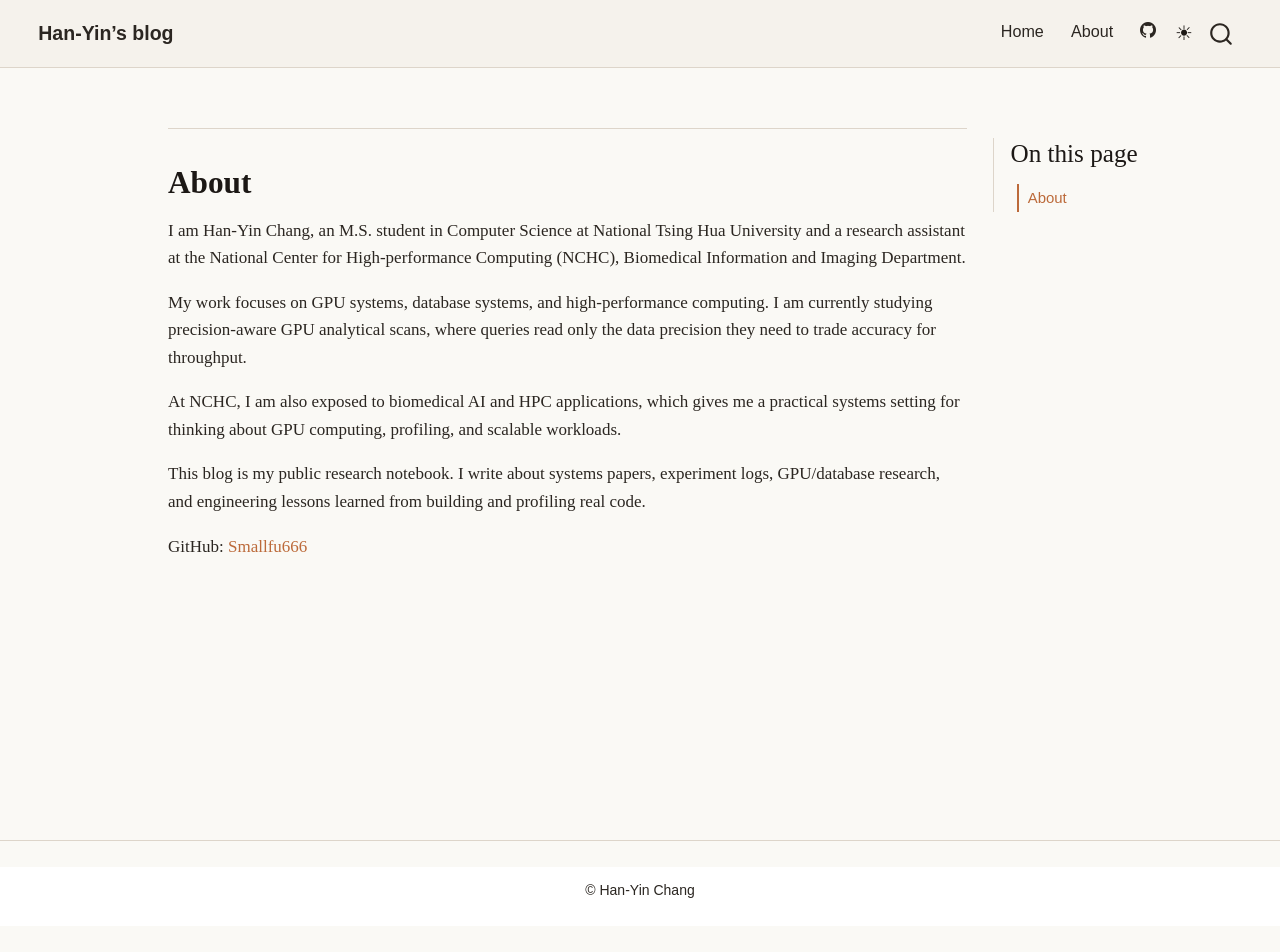
<file: docs/about.html>
<!DOCTYPE html>
<html xmlns="http://www.w3.org/1999/xhtml" lang="en" xml:lang="en"><head>

<meta charset="utf-8">
<meta name="generator" content="quarto-1.9.38">

<meta name="viewport" content="width=device-width, initial-scale=1.0, user-scalable=yes">


<title>about – Han-Yin's blog</title>
<style>
/* Default styles provided by pandoc.
** See https://pandoc.org/MANUAL.html#variables-for-html for config info.
*/
code{white-space: pre-wrap;}
span.smallcaps{font-variant: small-caps;}
div.columns{display: flex; gap: min(4vw, 1.5em);}
div.column{flex: auto; overflow-x: auto;}
div.hanging-indent{margin-left: 1.5em; text-indent: -1.5em;}
ul.task-list{list-style: none;}
ul.task-list li input[type="checkbox"] {
  width: 0.8em;
  margin: 0 0.8em 0.2em -1em; /* quarto-specific, see https://github.com/quarto-dev/quarto-cli/issues/4556 */ 
  vertical-align: middle;
}
</style>


<script src="site_libs/quarto-nav/quarto-nav.js"></script>
<script src="site_libs/quarto-nav/headroom.min.js"></script>
<script src="site_libs/clipboard/clipboard.min.js"></script>
<script src="site_libs/quarto-search/autocomplete.umd.js"></script>
<script src="site_libs/quarto-search/fuse.min.js"></script>
<script src="site_libs/quarto-search/quarto-search.js"></script>
<meta name="quarto:offset" content="./">
<link href="./favicon.svg" rel="icon" type="image/svg+xml">
<script src="site_libs/quarto-html/quarto.js" type="module"></script>
<script src="site_libs/quarto-html/tabsets/tabsets.js" type="module"></script>
<script src="site_libs/quarto-html/popper.min.js"></script>
<script src="site_libs/quarto-html/tippy.umd.min.js"></script>
<script src="site_libs/quarto-html/anchor.min.js"></script>
<link href="site_libs/quarto-html/tippy.css" rel="stylesheet">
<link href="site_libs/quarto-html/quarto-syntax-highlighting-15634bcf2e68342d4ad2dfa704d543f6.css" rel="stylesheet" class="quarto-color-scheme" id="quarto-text-highlighting-styles">
<link href="site_libs/quarto-html/quarto-syntax-highlighting-dark-0a6b7249c26820e032cb0bd839ff02b1.css" rel="stylesheet" class="quarto-color-scheme quarto-color-alternate" id="quarto-text-highlighting-styles">
<link href="site_libs/quarto-html/quarto-syntax-highlighting-15634bcf2e68342d4ad2dfa704d543f6.css" rel="stylesheet" class="quarto-color-scheme-extra" id="quarto-text-highlighting-styles">
<script src="site_libs/bootstrap/bootstrap.min.js"></script>
<link href="site_libs/bootstrap/bootstrap-icons.css" rel="stylesheet">
<link href="site_libs/bootstrap/bootstrap-e5e85de282f42152b396eb5f41a7bcfe.min.css" rel="stylesheet" append-hash="true" class="quarto-color-scheme" id="quarto-bootstrap" data-mode="light">
<link href="site_libs/bootstrap/bootstrap-dark-c6eb30f22088acc0ab57117bdb111a42.min.css" rel="stylesheet" append-hash="true" class="quarto-color-scheme quarto-color-alternate" id="quarto-bootstrap" data-mode="light">
<link href="site_libs/bootstrap/bootstrap-e5e85de282f42152b396eb5f41a7bcfe.min.css" rel="stylesheet" append-hash="true" class="quarto-color-scheme-extra" id="quarto-bootstrap" data-mode="light">
<script id="quarto-search-options" type="application/json">{
  "location": "navbar",
  "copy-button": false,
  "collapse-after": 3,
  "panel-placement": "end",
  "type": "overlay",
  "limit": 50,
  "keyboard-shortcut": [
    "f",
    "/",
    "s"
  ],
  "show-item-context": false,
  "language": {
    "search-no-results-text": "No results",
    "search-matching-documents-text": "matching documents",
    "search-copy-link-title": "Copy link to search",
    "search-hide-matches-text": "Hide additional matches",
    "search-more-match-text": "more match in this document",
    "search-more-matches-text": "more matches in this document",
    "search-clear-button-title": "Clear",
    "search-text-placeholder": "",
    "search-detached-cancel-button-title": "Cancel",
    "search-submit-button-title": "Submit",
    "search-label": "Search"
  }
}</script>


<meta property="og:title" content="Han-Yin’s blog">
<meta property="og:description" content="Database/Storage Systems">
<meta property="og:image" content="https://smallfu666.github.io/blog/favicon.svg">
<meta property="og:site_name" content="Han-Yin’s blog">
</head>

<body class="nav-fixed quarto-light"><script id="quarto-html-before-body" type="application/javascript">
    const toggleBodyColorMode = (bsSheetEl) => {
      const mode = bsSheetEl.getAttribute("data-mode");
      const bodyEl = window.document.querySelector("body");
      if (mode === "dark") {
        bodyEl.classList.add("quarto-dark");
        bodyEl.classList.remove("quarto-light");
      } else {
        bodyEl.classList.add("quarto-light");
        bodyEl.classList.remove("quarto-dark");
      }
    }
    const toggleBodyColorPrimary = () => {
      const bsSheetEl = window.document.querySelector("link#quarto-bootstrap:not([rel=disabled-stylesheet])");
      if (bsSheetEl) {
        toggleBodyColorMode(bsSheetEl);
      }
    }
    const setColorSchemeToggle = (alternate) => {
      const toggles = window.document.querySelectorAll('.quarto-color-scheme-toggle');
      for (let i=0; i < toggles.length; i++) {
        const toggle = toggles[i];
        if (toggle) {
          if (alternate) {
            toggle.classList.add("alternate");
          } else {
            toggle.classList.remove("alternate");
          }
        }
      }
    };
    const toggleColorMode = (alternate) => {
      // Switch the stylesheets
      const primaryStylesheets = window.document.querySelectorAll('link.quarto-color-scheme:not(.quarto-color-alternate)');
      const alternateStylesheets = window.document.querySelectorAll('link.quarto-color-scheme.quarto-color-alternate');
      manageTransitions('#quarto-margin-sidebar .nav-link', false);
      if (alternate) {
        // note: dark is layered on light, we don't disable primary!
        enableStylesheet(alternateStylesheets);
        for (const sheetNode of alternateStylesheets) {
          if (sheetNode.id === "quarto-bootstrap") {
            toggleBodyColorMode(sheetNode);
          }
        }
      } else {
        disableStylesheet(alternateStylesheets);
        enableStylesheet(primaryStylesheets)
        toggleBodyColorPrimary();
      }
      manageTransitions('#quarto-margin-sidebar .nav-link', true);
      // Switch the toggles
      setColorSchemeToggle(alternate)
      // Hack to workaround the fact that safari doesn't
      // properly recolor the scrollbar when toggling (#1455)
      if (navigator.userAgent.indexOf('Safari') > 0 && navigator.userAgent.indexOf('Chrome') == -1) {
        manageTransitions("body", false);
        window.scrollTo(0, 1);
        setTimeout(() => {
          window.scrollTo(0, 0);
          manageTransitions("body", true);
        }, 40);
      }
    }
    const disableStylesheet = (stylesheets) => {
      for (let i=0; i < stylesheets.length; i++) {
        const stylesheet = stylesheets[i];
        stylesheet.rel = 'disabled-stylesheet';
      }
    }
    const enableStylesheet = (stylesheets) => {
      for (let i=0; i < stylesheets.length; i++) {
        const stylesheet = stylesheets[i];
        if(stylesheet.rel !== 'stylesheet') { // for Chrome, which will still FOUC without this check
          stylesheet.rel = 'stylesheet';
        }
      }
    }
    const manageTransitions = (selector, allowTransitions) => {
      const els = window.document.querySelectorAll(selector);
      for (let i=0; i < els.length; i++) {
        const el = els[i];
        if (allowTransitions) {
          el.classList.remove('notransition');
        } else {
          el.classList.add('notransition');
        }
      }
    }
    const isFileUrl = () => {
      return window.location.protocol === 'file:';
    }
    const hasAlternateSentinel = () => {
      let styleSentinel = getColorSchemeSentinel();
      if (styleSentinel !== null) {
        return styleSentinel === "alternate";
      } else {
        return false;
      }
    }
    const setStyleSentinel = (alternate) => {
      const value = alternate ? "alternate" : "default";
      if (!isFileUrl()) {
        window.localStorage.setItem("quarto-color-scheme", value);
      } else {
        localAlternateSentinel = value;
      }
    }
    const getColorSchemeSentinel = () => {
      if (!isFileUrl()) {
        const storageValue = window.localStorage.getItem("quarto-color-scheme");
        return storageValue != null ? storageValue : localAlternateSentinel;
      } else {
        return localAlternateSentinel;
      }
    }
    const toggleGiscusIfUsed = (isAlternate, darkModeDefault) => {
      const baseTheme = document.querySelector('#giscus-base-theme')?.value ?? 'light';
      const alternateTheme = document.querySelector('#giscus-alt-theme')?.value ?? 'dark';
      let newTheme = '';
      if(authorPrefersDark) {
        newTheme = isAlternate ? baseTheme : alternateTheme;
      } else {
        newTheme = isAlternate ? alternateTheme : baseTheme;
      }
      const changeGiscusTheme = () => {
        // From: https://github.com/giscus/giscus/issues/336
        const sendMessage = (message) => {
          const iframe = document.querySelector('iframe.giscus-frame');
          if (!iframe) return;
          iframe.contentWindow.postMessage({ giscus: message }, 'https://giscus.app');
        }
        sendMessage({
          setConfig: {
            theme: newTheme
          }
        });
      }
      const isGiscussLoaded = window.document.querySelector('iframe.giscus-frame') !== null;
      if (isGiscussLoaded) {
        changeGiscusTheme();
      }
    };
    const authorPrefersDark = false;
    const darkModeDefault = authorPrefersDark;
      document.querySelector('link#quarto-text-highlighting-styles.quarto-color-scheme-extra').rel = 'disabled-stylesheet';
      document.querySelector('link#quarto-bootstrap.quarto-color-scheme-extra').rel = 'disabled-stylesheet';
    let localAlternateSentinel = darkModeDefault ? 'alternate' : 'default';
    // Dark / light mode switch
    window.quartoToggleColorScheme = () => {
      // Read the current dark / light value
      let toAlternate = !hasAlternateSentinel();
      toggleColorMode(toAlternate);
      setStyleSentinel(toAlternate);
      toggleGiscusIfUsed(toAlternate, darkModeDefault);
      window.dispatchEvent(new Event('resize'));
    };
    // Switch to dark mode if need be
    if (hasAlternateSentinel()) {
      toggleColorMode(true);
    } else {
      toggleColorMode(false);
    }
  </script>

<div id="quarto-search-results"></div>
  <header id="quarto-header" class="headroom fixed-top">
    <nav class="navbar navbar-expand-lg " data-bs-theme="dark">
      <div class="navbar-container container-fluid">
      <div class="navbar-brand-container mx-auto">
    <a class="navbar-brand" href="./index.html">
    <span class="navbar-title">Han-Yin’s blog</span>
    </a>
  </div>
            <div id="quarto-search" class="" title="Search"></div>
          <button class="navbar-toggler" type="button" data-bs-toggle="collapse" data-bs-target="#navbarCollapse" aria-controls="navbarCollapse" role="menu" aria-expanded="false" aria-label="Toggle navigation" onclick="if (window.quartoToggleHeadroom) { window.quartoToggleHeadroom(); }">
  <span class="navbar-toggler-icon"></span>
</button>
          <div class="collapse navbar-collapse" id="navbarCollapse">
            <ul class="navbar-nav navbar-nav-scroll ms-auto">
  <li class="nav-item">
    <a class="nav-link" href="./index.html"> 
<span class="menu-text">Home</span></a>
  </li>  
  <li class="nav-item">
    <a class="nav-link active" href="./about.html" aria-current="page"> 
<span class="menu-text">About</span></a>
  </li>  
  <li class="nav-item compact">
    <a class="nav-link" href="https://github.com/Smallfu666"> <i class="bi bi-github" role="img">
</i> 
<span class="menu-text"></span></a>
  </li>  
</ul>
          </div> <!-- /navcollapse -->
            <div class="quarto-navbar-tools">
  <a href="" class="quarto-color-scheme-toggle quarto-navigation-tool  px-1" onclick="window.quartoToggleColorScheme(); return false;" title="Toggle dark mode"><i class="bi"></i></a>
  <a href="" class="quarto-reader-toggle quarto-navigation-tool px-1" onclick="window.quartoToggleReader(); return false;" title="Toggle reader mode">
  <div class="quarto-reader-toggle-btn">
  <i class="bi"></i>
  </div>
</a>
</div>
      </div> <!-- /container-fluid -->
    </nav>
</header>
<!-- content -->
<div id="quarto-content" class="quarto-container page-columns page-rows-contents page-layout-article page-navbar">
<!-- sidebar -->
<!-- margin-sidebar -->
    <div id="quarto-margin-sidebar" class="sidebar margin-sidebar">
        <nav id="TOC" role="doc-toc" class="toc-active">
    <h2 id="toc-title">On this page</h2>
   
  <ul>
  <li><a href="#about" id="toc-about" class="nav-link active" data-scroll-target="#about">About</a></li>
  </ul>
</nav>
    </div>
<!-- main -->
<main class="content" id="quarto-document-content"><header id="title-block-header" class="quarto-title-block"></header>





<section id="about" class="level1">
<h1>About</h1>
<p>I am Han-Yin Chang, an M.S. student in Computer Science at National Tsing Hua University and a research assistant at the National Center for High-performance Computing (NCHC), Biomedical Information and Imaging Department.</p>
<p>My work focuses on GPU systems, database systems, and high-performance computing. I am currently studying precision-aware GPU analytical scans, where queries read only the data precision they need to trade accuracy for throughput.</p>
<p>At NCHC, I am also exposed to biomedical AI and HPC applications, which gives me a practical systems setting for thinking about GPU computing, profiling, and scalable workloads.</p>
<p>This blog is my public research notebook. I write about systems papers, experiment logs, GPU/database research, and engineering lessons learned from building and profiling real code.</p>
<p>GitHub: <a href="https://github.com/Smallfu666">Smallfu666</a></p>


</section>

</main> <!-- /main -->
<script>
function isDarkMode() {
  var sheets = document.querySelectorAll('link.quarto-color-scheme.quarto-color-alternate');
  for (var i = 0; i < sheets.length; i++) {
    if (sheets[i].rel === 'stylesheet') return true;
  }
  return false;
}

function getParam(key) {
  return (new URLSearchParams(window.location.search)).get(key);
}

function setParam(key, val) {
  var url = new URL(window.location);
  url.searchParams.set(key, val);
  history.replaceState(null, '', url);
}

function persistTheme(isDark) {
  setParam('theme', isDark ? 'dark' : 'light');
  try { window.localStorage.setItem('quarto-color-scheme', isDark ? 'alternate' : 'default'); } catch (e) {}
}

document.addEventListener("DOMContentLoaded", function () {
  // Fix data-mode on dark stylesheet so toggleBodyColorMode works correctly
  var darkSheet = document.querySelector('link.quarto-color-scheme.quarto-color-alternate#quarto-bootstrap');
  if (darkSheet) darkSheet.setAttribute('data-mode', 'dark');

  // Restore color scheme across page loads
  if (window.location.protocol === 'file:') {
    var saved = getParam('theme');
    if (!saved) {
      try { saved = window.localStorage.getItem('quarto-color-scheme') === 'alternate' ? 'dark' : null; } catch (e) {}
    }
    if (saved === 'dark' && !isDarkMode()) {
      window.quartoToggleColorScheme();
    }
    var origToggle = window.quartoToggleColorScheme;
    window.quartoToggleColorScheme = function () {
      origToggle();
      persistTheme(isDarkMode());
    };
    // Intercept internal links to carry theme
    document.addEventListener('click', function (e) {
      var link = e.target.closest('a');
      if (!link || !link.href) return;
      try {
        var url = new URL(link.href);
        if (url.hostname === '' || url.hostname === window.location.hostname || url.protocol === 'file:' || url.hostname === 'localhost' || url.hostname === '127.0.0.1') {
          var cur = getParam('theme');
          if (cur) { url.searchParams.set('theme', cur); link.href = url.toString(); }
        }
      } catch (e) {}
    }, true);
  }
  // TOC scrollspy
  var toc = document.querySelector("nav.toc-active");
  if (!toc) return;
  var links = toc.querySelectorAll("a[data-scroll-target]");
  if (!links.length) return;
  var sections = [];
  links.forEach(function (link) {
    var target = link.getAttribute("data-scroll-target");
    if (target && target.startsWith("#")) {
      var el = document.getElementById(decodeURI(target.slice(1)));
      if (el) sections.push({ link: link, el: el });
    }
  });
  var margin = 120;
  function update() {
    var y = window.pageYOffset;
    var active = -1;
    for (var i = 0; i < sections.length; i++) {
      var top = sections[i].el.getBoundingClientRect().top + window.pageYOffset;
      if (y >= top - margin) active = i;
    }
    if (active < 0 && sections.length > 0) active = 0;
    links.forEach(function (l) { l.classList.remove("active"); });
    if (active >= 0) sections[active].link.classList.add("active");
  }
  window.addEventListener("scroll", update, { passive: true });
  update();
});
</script>
<script id="quarto-html-after-body" type="application/javascript">
  window.document.addEventListener("DOMContentLoaded", function (event) {
    // Ensure there is a toggle, if there isn't float one in the top right
    if (window.document.querySelector('.quarto-color-scheme-toggle') === null) {
      const a = window.document.createElement('a');
      a.classList.add('top-right');
      a.classList.add('quarto-color-scheme-toggle');
      a.href = "";
      a.onclick = function() { try { window.quartoToggleColorScheme(); } catch {} return false; };
      const i = window.document.createElement("i");
      i.classList.add('bi');
      a.appendChild(i);
      window.document.body.appendChild(a);
    }
    setColorSchemeToggle(hasAlternateSentinel())
    const icon = "";
    const anchorJS = new window.AnchorJS();
    anchorJS.options = {
      placement: 'right',
      icon: icon
    };
    anchorJS.add('.anchored');
    const isCodeAnnotation = (el) => {
      for (const clz of el.classList) {
        if (clz.startsWith('code-annotation-')) {                     
          return true;
        }
      }
      return false;
    }
    const onCopySuccess = function(e) {
      // button target
      const button = e.trigger;
      // don't keep focus
      button.blur();
      // flash "checked"
      button.classList.add('code-copy-button-checked');
      var currentTitle = button.getAttribute("title");
      button.setAttribute("title", "Copied!");
      let tooltip;
      if (window.bootstrap) {
        button.setAttribute("data-bs-toggle", "tooltip");
        button.setAttribute("data-bs-placement", "left");
        button.setAttribute("data-bs-title", "Copied!");
        tooltip = new bootstrap.Tooltip(button, 
          { trigger: "manual", 
            customClass: "code-copy-button-tooltip",
            offset: [0, -8]});
        tooltip.show();    
      }
      setTimeout(function() {
        if (tooltip) {
          tooltip.hide();
          button.removeAttribute("data-bs-title");
          button.removeAttribute("data-bs-toggle");
          button.removeAttribute("data-bs-placement");
        }
        button.setAttribute("title", currentTitle);
        button.classList.remove('code-copy-button-checked');
      }, 1000);
      // clear code selection
      e.clearSelection();
    }
    const getTextToCopy = function(trigger) {
      const outerScaffold = trigger.parentElement.cloneNode(true);
      const codeEl = outerScaffold.querySelector('code');
      for (const childEl of codeEl.children) {
        if (isCodeAnnotation(childEl)) {
          childEl.remove();
        }
      }
      return codeEl.innerText;
    }
    const clipboard = new window.ClipboardJS('.code-copy-button:not([data-in-quarto-modal])', {
      text: getTextToCopy
    });
    clipboard.on('success', onCopySuccess);
    if (window.document.getElementById('quarto-embedded-source-code-modal')) {
      const clipboardModal = new window.ClipboardJS('.code-copy-button[data-in-quarto-modal]', {
        text: getTextToCopy,
        container: window.document.getElementById('quarto-embedded-source-code-modal')
      });
      clipboardModal.on('success', onCopySuccess);
    }
      var localhostRegex = new RegExp(/^(?:http|https):\/\/localhost\:?[0-9]*\//);
      var mailtoRegex = new RegExp(/^mailto:/);
        var filterRegex = new RegExp("https:\/\/smallfu666\.github\.io\/blog");
      var isInternal = (href) => {
          return filterRegex.test(href) || localhostRegex.test(href) || mailtoRegex.test(href);
      }
      // Inspect non-navigation links and adorn them if external
     var links = window.document.querySelectorAll('a[href]:not(.nav-link):not(.navbar-brand):not(.toc-action):not(.sidebar-link):not(.sidebar-item-toggle):not(.pagination-link):not(.no-external):not([aria-hidden]):not(.dropdown-item):not(.quarto-navigation-tool):not(.about-link)');
      for (var i=0; i<links.length; i++) {
        const link = links[i];
        if (!isInternal(link.href)) {
          // undo the damage that might have been done by quarto-nav.js in the case of
          // links that we want to consider external
          if (link.dataset.originalHref !== undefined) {
            link.href = link.dataset.originalHref;
          }
        }
      }
    function tippyHover(el, contentFn, onTriggerFn, onUntriggerFn) {
      const config = {
        allowHTML: true,
        maxWidth: 500,
        delay: 100,
        arrow: false,
        appendTo: function(el) {
            return el.parentElement;
        },
        interactive: true,
        interactiveBorder: 10,
        theme: 'quarto',
        placement: 'bottom-start',
      };
      if (contentFn) {
        config.content = contentFn;
      }
      if (onTriggerFn) {
        config.onTrigger = onTriggerFn;
      }
      if (onUntriggerFn) {
        config.onUntrigger = onUntriggerFn;
      }
      window.tippy(el, config); 
    }
    const noterefs = window.document.querySelectorAll('a[role="doc-noteref"]');
    for (var i=0; i<noterefs.length; i++) {
      const ref = noterefs[i];
      tippyHover(ref, function() {
        // use id or data attribute instead here
        let href = ref.getAttribute('data-footnote-href') || ref.getAttribute('href');
        try { href = new URL(href).hash; } catch {}
        const id = href.replace(/^#\/?/, "");
        const note = window.document.getElementById(id);
        if (note) {
          return note.innerHTML;
        } else {
          return "";
        }
      });
    }
    const xrefs = window.document.querySelectorAll('a.quarto-xref');
    const processXRef = (id, note) => {
      // Strip column container classes
      const stripColumnClz = (el) => {
        el.classList.remove("page-full", "page-columns");
        if (el.children) {
          for (const child of el.children) {
            stripColumnClz(child);
          }
        }
      }
      stripColumnClz(note)
      if (id === null || id.startsWith('sec-')) {
        // Special case sections, only their first couple elements
        const container = document.createElement("div");
        if (note.children && note.children.length > 2) {
          container.appendChild(note.children[0].cloneNode(true));
          for (let i = 1; i < note.children.length; i++) {
            const child = note.children[i];
            if (child.tagName === "P" && child.innerText === "") {
              continue;
            } else {
              container.appendChild(child.cloneNode(true));
              break;
            }
          }
          if (window.Quarto?.typesetMath) {
            window.Quarto.typesetMath(container);
          }
          return container.innerHTML
        } else {
          if (window.Quarto?.typesetMath) {
            window.Quarto.typesetMath(note);
          }
          return note.innerHTML;
        }
      } else {
        // Remove any anchor links if they are present
        const anchorLink = note.querySelector('a.anchorjs-link');
        if (anchorLink) {
          anchorLink.remove();
        }
        if (window.Quarto?.typesetMath) {
          window.Quarto.typesetMath(note);
        }
        if (note.classList.contains("callout")) {
          return note.outerHTML;
        } else {
          return note.innerHTML;
        }
      }
    }
    for (var i=0; i<xrefs.length; i++) {
      const xref = xrefs[i];
      tippyHover(xref, undefined, function(instance) {
        instance.disable();
        let url = xref.getAttribute('href');
        let hash = undefined; 
        if (url.startsWith('#')) {
          hash = url;
        } else {
          try { hash = new URL(url).hash; } catch {}
        }
        if (hash) {
          const id = hash.replace(/^#\/?/, "");
          const note = window.document.getElementById(id);
          if (note !== null) {
            try {
              const html = processXRef(id, note.cloneNode(true));
              instance.setContent(html);
            } finally {
              instance.enable();
              instance.show();
            }
          } else {
            // See if we can fetch this
            fetch(url.split('#')[0])
            .then(res => res.text())
            .then(html => {
              const parser = new DOMParser();
              const htmlDoc = parser.parseFromString(html, "text/html");
              const note = htmlDoc.getElementById(id);
              if (note !== null) {
                const html = processXRef(id, note);
                instance.setContent(html);
              } 
            }).finally(() => {
              instance.enable();
              instance.show();
            });
          }
        } else {
          // See if we can fetch a full url (with no hash to target)
          // This is a special case and we should probably do some content thinning / targeting
          fetch(url)
          .then(res => res.text())
          .then(html => {
            const parser = new DOMParser();
            const htmlDoc = parser.parseFromString(html, "text/html");
            const note = htmlDoc.querySelector('main.content');
            if (note !== null) {
              // This should only happen for chapter cross references
              // (since there is no id in the URL)
              // remove the first header
              if (note.children.length > 0 && note.children[0].tagName === "HEADER") {
                note.children[0].remove();
              }
              const html = processXRef(null, note);
              instance.setContent(html);
            } 
          }).finally(() => {
            instance.enable();
            instance.show();
          });
        }
      }, function(instance) {
      });
    }
        let selectedAnnoteEl;
        const selectorForAnnotation = ( cell, annotation) => {
          let cellAttr = 'data-code-cell="' + cell + '"';
          let lineAttr = 'data-code-annotation="' +  annotation + '"';
          const selector = 'span[' + cellAttr + '][' + lineAttr + ']';
          return selector;
        }
        const selectCodeLines = (annoteEl) => {
          const doc = window.document;
          const targetCell = annoteEl.getAttribute("data-target-cell");
          const targetAnnotation = annoteEl.getAttribute("data-target-annotation");
          const annoteSpan = window.document.querySelector(selectorForAnnotation(targetCell, targetAnnotation));
          const lines = annoteSpan.getAttribute("data-code-lines").split(",");
          const lineIds = lines.map((line) => {
            return targetCell + "-" + line;
          })
          let top = null;
          let height = null;
          let parent = null;
          if (lineIds.length > 0) {
              //compute the position of the single el (top and bottom and make a div)
              const el = window.document.getElementById(lineIds[0]);
              top = el.offsetTop;
              height = el.offsetHeight;
              parent = el.parentElement.parentElement;
            if (lineIds.length > 1) {
              const lastEl = window.document.getElementById(lineIds[lineIds.length - 1]);
              const bottom = lastEl.offsetTop + lastEl.offsetHeight;
              height = bottom - top;
            }
            if (top !== null && height !== null && parent !== null) {
              // cook up a div (if necessary) and position it 
              let div = window.document.getElementById("code-annotation-line-highlight");
              if (div === null) {
                div = window.document.createElement("div");
                div.setAttribute("id", "code-annotation-line-highlight");
                div.style.position = 'absolute';
                parent.appendChild(div);
              }
              div.style.top = top - 2 + "px";
              div.style.height = height + 4 + "px";
              div.style.left = 0;
              let gutterDiv = window.document.getElementById("code-annotation-line-highlight-gutter");
              if (gutterDiv === null) {
                gutterDiv = window.document.createElement("div");
                gutterDiv.setAttribute("id", "code-annotation-line-highlight-gutter");
                gutterDiv.style.position = 'absolute';
                const codeCell = window.document.getElementById(targetCell);
                const gutter = codeCell.querySelector('.code-annotation-gutter');
                gutter.appendChild(gutterDiv);
              }
              gutterDiv.style.top = top - 2 + "px";
              gutterDiv.style.height = height + 4 + "px";
            }
            selectedAnnoteEl = annoteEl;
          }
        };
        const unselectCodeLines = () => {
          const elementsIds = ["code-annotation-line-highlight", "code-annotation-line-highlight-gutter"];
          elementsIds.forEach((elId) => {
            const div = window.document.getElementById(elId);
            if (div) {
              div.remove();
            }
          });
          selectedAnnoteEl = undefined;
        };
          // Handle positioning of the toggle
      window.addEventListener(
        "resize",
        throttle(() => {
          elRect = undefined;
          if (selectedAnnoteEl) {
            selectCodeLines(selectedAnnoteEl);
          }
        }, 10)
      );
      function throttle(fn, ms) {
      let throttle = false;
      let timer;
        return (...args) => {
          if(!throttle) { // first call gets through
              fn.apply(this, args);
              throttle = true;
          } else { // all the others get throttled
              if(timer) clearTimeout(timer); // cancel #2
              timer = setTimeout(() => {
                fn.apply(this, args);
                timer = throttle = false;
              }, ms);
          }
        };
      }
        // Attach click handler to the DT
        const annoteDls = window.document.querySelectorAll('dt[data-target-cell]');
        for (const annoteDlNode of annoteDls) {
          annoteDlNode.addEventListener('click', (event) => {
            const clickedEl = event.target;
            if (clickedEl !== selectedAnnoteEl) {
              unselectCodeLines();
              const activeEl = window.document.querySelector('dt[data-target-cell].code-annotation-active');
              if (activeEl) {
                activeEl.classList.remove('code-annotation-active');
              }
              selectCodeLines(clickedEl);
              clickedEl.classList.add('code-annotation-active');
            } else {
              // Unselect the line
              unselectCodeLines();
              clickedEl.classList.remove('code-annotation-active');
            }
          });
        }
    const findCites = (el) => {
      const parentEl = el.parentElement;
      if (parentEl) {
        const cites = parentEl.dataset.cites;
        if (cites) {
          return {
            el,
            cites: cites.split(' ')
          };
        } else {
          return findCites(el.parentElement)
        }
      } else {
        return undefined;
      }
    };
    var bibliorefs = window.document.querySelectorAll('a[role="doc-biblioref"]');
    for (var i=0; i<bibliorefs.length; i++) {
      const ref = bibliorefs[i];
      const citeInfo = findCites(ref);
      if (citeInfo) {
        tippyHover(citeInfo.el, function() {
          var popup = window.document.createElement('div');
          citeInfo.cites.forEach(function(cite) {
            var citeDiv = window.document.createElement('div');
            citeDiv.classList.add('hanging-indent');
            citeDiv.classList.add('csl-entry');
            var biblioDiv = window.document.getElementById('ref-' + cite);
            if (biblioDiv) {
              citeDiv.innerHTML = biblioDiv.innerHTML;
            }
            popup.appendChild(citeDiv);
          });
          return popup.innerHTML;
        });
      }
    }
  });
  </script>
</div> <!-- /content -->
<footer class="footer">
  <div class="nav-footer">
    <div class="nav-footer-left">
      &nbsp;
    </div>   
    <div class="nav-footer-center">
      <ul class="footer-items list-unstyled">
    <li class="nav-item">
 © Han-Yin Chang
  </li>  
</ul>
    </div>
    <div class="nav-footer-right">
      &nbsp;
    </div>
  </div>
</footer>




</body></html>
</file>
<file: docs/site_libs/quarto-html/tippy.css>
.tippy-box[data-animation=fade][data-state=hidden]{opacity:0}[data-tippy-root]{max-width:calc(100vw - 10px)}.tippy-box{position:relative;background-color:#333;color:#fff;border-radius:4px;font-size:14px;line-height:1.4;white-space:normal;outline:0;transition-property:transform,visibility,opacity}.tippy-box[data-placement^=top]>.tippy-arrow{bottom:0}.tippy-box[data-placement^=top]>.tippy-arrow:before{bottom:-7px;left:0;border-width:8px 8px 0;border-top-color:initial;transform-origin:center top}.tippy-box[data-placement^=bottom]>.tippy-arrow{top:0}.tippy-box[data-placement^=bottom]>.tippy-arrow:before{top:-7px;left:0;border-width:0 8px 8px;border-bottom-color:initial;transform-origin:center bottom}.tippy-box[data-placement^=left]>.tippy-arrow{right:0}.tippy-box[data-placement^=left]>.tippy-arrow:before{border-width:8px 0 8px 8px;border-left-color:initial;right:-7px;transform-origin:center left}.tippy-box[data-placement^=right]>.tippy-arrow{left:0}.tippy-box[data-placement^=right]>.tippy-arrow:before{left:-7px;border-width:8px 8px 8px 0;border-right-color:initial;transform-origin:center right}.tippy-box[data-inertia][data-state=visible]{transition-timing-function:cubic-bezier(.54,1.5,.38,1.11)}.tippy-arrow{width:16px;height:16px;color:#333}.tippy-arrow:before{content:"";position:absolute;border-color:transparent;border-style:solid}.tippy-content{position:relative;padding:5px 9px;z-index:1}
</file>
<file: docs/site_libs/quarto-html/quarto-syntax-highlighting-15634bcf2e68342d4ad2dfa704d543f6.css>
/* quarto syntax highlight colors */
:root {
  --quarto-hl-ot-color: #003B4F;
  --quarto-hl-at-color: #657422;
  --quarto-hl-ss-color: #20794D;
  --quarto-hl-an-color: #5E5E5E;
  --quarto-hl-fu-color: #4758AB;
  --quarto-hl-st-color: #20794D;
  --quarto-hl-cf-color: #003B4F;
  --quarto-hl-op-color: #5E5E5E;
  --quarto-hl-er-color: #AD0000;
  --quarto-hl-bn-color: #AD0000;
  --quarto-hl-al-color: #AD0000;
  --quarto-hl-va-color: #111111;
  --quarto-hl-bu-color: inherit;
  --quarto-hl-ex-color: inherit;
  --quarto-hl-pp-color: #AD0000;
  --quarto-hl-in-color: #5E5E5E;
  --quarto-hl-vs-color: #20794D;
  --quarto-hl-wa-color: #5E5E5E;
  --quarto-hl-do-color: #5E5E5E;
  --quarto-hl-im-color: #00769E;
  --quarto-hl-ch-color: #20794D;
  --quarto-hl-dt-color: #AD0000;
  --quarto-hl-fl-color: #AD0000;
  --quarto-hl-co-color: #5E5E5E;
  --quarto-hl-cv-color: #5E5E5E;
  --quarto-hl-cn-color: #8f5902;
  --quarto-hl-sc-color: #5E5E5E;
  --quarto-hl-dv-color: #AD0000;
  --quarto-hl-kw-color: #003B4F;
}

/* other quarto variables */
:root {
  --quarto-font-monospace: SFMono-Regular, Menlo, Monaco, Consolas, "Liberation Mono", "Courier New", monospace;
}

/* syntax highlight based on Pandoc's rules */
pre > code.sourceCode > span {
  color: #003B4F;
}

code.sourceCode > span {
  color: #003B4F;
}

div.sourceCode,
div.sourceCode pre.sourceCode {
  color: #003B4F;
}

/* Normal */
code span {
  color: #003B4F;
}

/* Alert */
code span.al {
  color: #AD0000;
  font-style: inherit;
}

/* Annotation */
code span.an {
  color: #5E5E5E;
  font-style: inherit;
}

/* Attribute */
code span.at {
  color: #657422;
  font-style: inherit;
}

/* BaseN */
code span.bn {
  color: #AD0000;
  font-style: inherit;
}

/* BuiltIn */
code span.bu {
  font-style: inherit;
}

/* ControlFlow */
code span.cf {
  color: #003B4F;
  font-weight: bold;
  font-style: inherit;
}

/* Char */
code span.ch {
  color: #20794D;
  font-style: inherit;
}

/* Constant */
code span.cn {
  color: #8f5902;
  font-style: inherit;
}

/* Comment */
code span.co {
  color: #5E5E5E;
  font-style: inherit;
}

/* CommentVar */
code span.cv {
  color: #5E5E5E;
  font-style: italic;
}

/* Documentation */
code span.do {
  color: #5E5E5E;
  font-style: italic;
}

/* DataType */
code span.dt {
  color: #AD0000;
  font-style: inherit;
}

/* DecVal */
code span.dv {
  color: #AD0000;
  font-style: inherit;
}

/* Error */
code span.er {
  color: #AD0000;
  font-style: inherit;
}

/* Extension */
code span.ex {
  font-style: inherit;
}

/* Float */
code span.fl {
  color: #AD0000;
  font-style: inherit;
}

/* Function */
code span.fu {
  color: #4758AB;
  font-style: inherit;
}

/* Import */
code span.im {
  color: #00769E;
  font-style: inherit;
}

/* Information */
code span.in {
  color: #5E5E5E;
  font-style: inherit;
}

/* Keyword */
code span.kw {
  color: #003B4F;
  font-weight: bold;
  font-style: inherit;
}

/* Operator */
code span.op {
  color: #5E5E5E;
  font-style: inherit;
}

/* Other */
code span.ot {
  color: #003B4F;
  font-style: inherit;
}

/* Preprocessor */
code span.pp {
  color: #AD0000;
  font-style: inherit;
}

/* SpecialChar */
code span.sc {
  color: #5E5E5E;
  font-style: inherit;
}

/* SpecialString */
code span.ss {
  color: #20794D;
  font-style: inherit;
}

/* String */
code span.st {
  color: #20794D;
  font-style: inherit;
}

/* Variable */
code span.va {
  color: #111111;
  font-style: inherit;
}

/* VerbatimString */
code span.vs {
  color: #20794D;
  font-style: inherit;
}

/* Warning */
code span.wa {
  color: #5E5E5E;
  font-style: italic;
}

.prevent-inlining {
  content: "</";
}

/*# sourceMappingURL=f23921c56f73e400b49028c9186a1aa0.css.map */
</file>
<file: docs/site_libs/quarto-html/quarto-syntax-highlighting-dark-0a6b7249c26820e032cb0bd839ff02b1.css>
/* quarto syntax highlight colors */
:root {
  --quarto-hl-al-color: #f07178;
  --quarto-hl-an-color: #d4d0ab;
  --quarto-hl-at-color: #00e0e0;
  --quarto-hl-bn-color: #d4d0ab;
  --quarto-hl-bu-color: #abe338;
  --quarto-hl-ch-color: #abe338;
  --quarto-hl-co-color: #f8f8f2;
  --quarto-hl-cv-color: #ffd700;
  --quarto-hl-cn-color: #ffd700;
  --quarto-hl-cf-color: #ffa07a;
  --quarto-hl-dt-color: #ffa07a;
  --quarto-hl-dv-color: #d4d0ab;
  --quarto-hl-do-color: #f8f8f2;
  --quarto-hl-er-color: #f07178;
  --quarto-hl-ex-color: #00e0e0;
  --quarto-hl-fl-color: #d4d0ab;
  --quarto-hl-fu-color: #ffa07a;
  --quarto-hl-im-color: #abe338;
  --quarto-hl-in-color: #d4d0ab;
  --quarto-hl-kw-color: #ffa07a;
  --quarto-hl-op-color: #ffa07a;
  --quarto-hl-ot-color: #00e0e0;
  --quarto-hl-pp-color: #dcc6e0;
  --quarto-hl-re-color: #00e0e0;
  --quarto-hl-sc-color: #abe338;
  --quarto-hl-ss-color: #abe338;
  --quarto-hl-st-color: #abe338;
  --quarto-hl-va-color: #00e0e0;
  --quarto-hl-vs-color: #abe338;
  --quarto-hl-wa-color: #dcc6e0;
}

/* other quarto variables */
:root {
  --quarto-font-monospace: SFMono-Regular, Menlo, Monaco, Consolas, "Liberation Mono", "Courier New", monospace;
}

/* syntax highlight based on Pandoc's rules */
pre > code.sourceCode > span {
  color: #f8f8f2;
}

code.sourceCode > span {
  color: #f8f8f2;
}

div.sourceCode,
div.sourceCode pre.sourceCode {
  color: #f8f8f2;
}

/* Normal */
code span {
  color: #f8f8f2;
}

/* Alert */
code span.al {
  color: #f07178;
}

/* Annotation */
code span.an {
  color: #d4d0ab;
}

/* Attribute */
code span.at {
  color: #00e0e0;
}

/* BaseN */
code span.bn {
  color: #d4d0ab;
}

/* BuiltIn */
code span.bu {
  color: #abe338;
}

/* ControlFlow */
code span.cf {
  font-weight: bold;
  color: #ffa07a;
}

/* Char */
code span.ch {
  color: #abe338;
}

/* Constant */
code span.cn {
  color: #ffd700;
}

/* Comment */
code span.co {
  font-style: italic;
  color: #f8f8f2;
}

/* CommentVar */
code span.cv {
  color: #ffd700;
}

/* Documentation */
code span.do {
  color: #f8f8f2;
}

/* DataType */
code span.dt {
  color: #ffa07a;
}

/* DecVal */
code span.dv {
  color: #d4d0ab;
}

/* Error */
code span.er {
  color: #f07178;
  text-decoration: underline;
}

/* Extension */
code span.ex {
  font-weight: bold;
  color: #00e0e0;
}

/* Float */
code span.fl {
  color: #d4d0ab;
}

/* Function */
code span.fu {
  color: #ffa07a;
}

/* Import */
code span.im {
  color: #abe338;
}

/* Information */
code span.in {
  color: #d4d0ab;
}

/* Keyword */
code span.kw {
  font-weight: bold;
  color: #ffa07a;
}

/* Operator */
code span.op {
  color: #ffa07a;
}

/* Other */
code span.ot {
  color: #00e0e0;
}

/* Preprocessor */
code span.pp {
  color: #dcc6e0;
}

/* RegionMarker */
code span.re {
  background-color: #f8f8f2;
  color: #00e0e0;
}

/* SpecialChar */
code span.sc {
  color: #abe338;
}

/* SpecialString */
code span.ss {
  color: #abe338;
}

/* String */
code span.st {
  color: #abe338;
}

/* Variable */
code span.va {
  color: #00e0e0;
}

/* VerbatimString */
code span.vs {
  color: #abe338;
}

/* Warning */
code span.wa {
  color: #dcc6e0;
}

.prevent-inlining {
  content: "</";
}

/*# sourceMappingURL=175367c052bafc98bd680af3479823f0.css.map */
</file>
